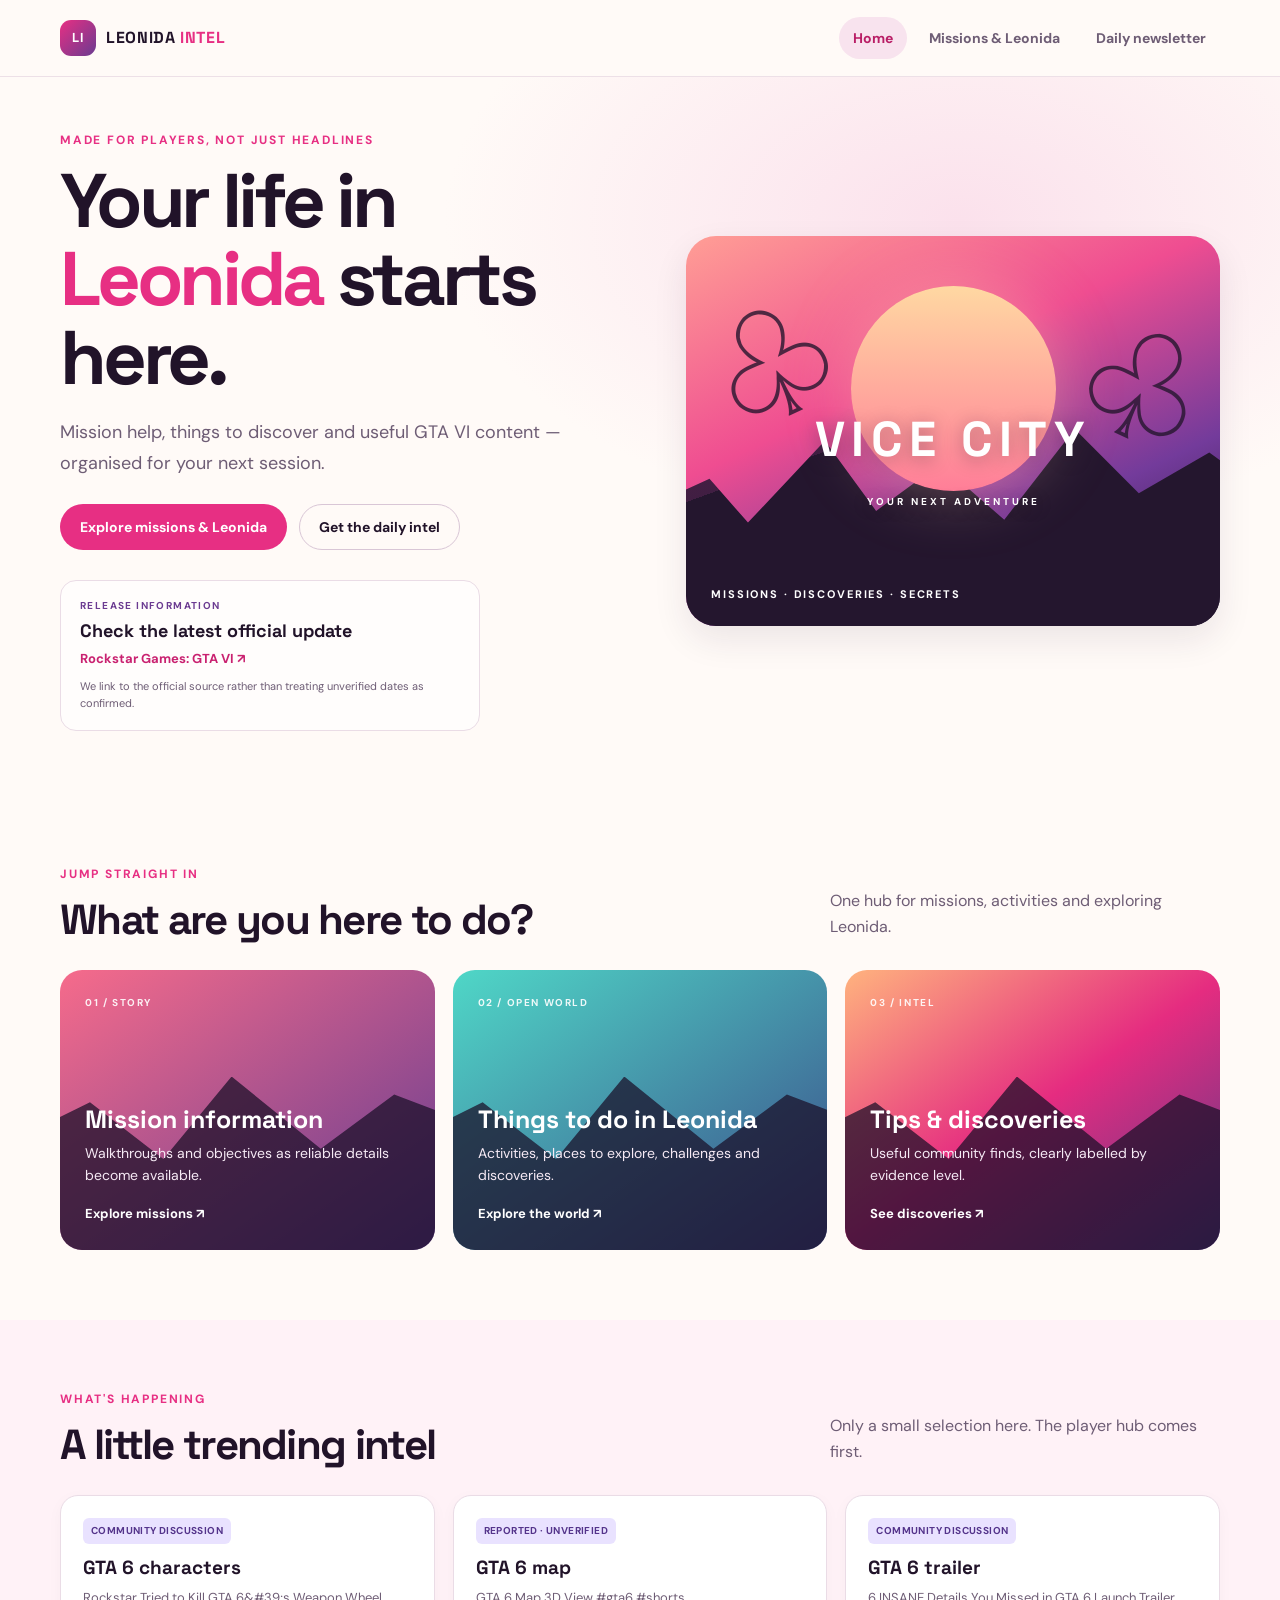
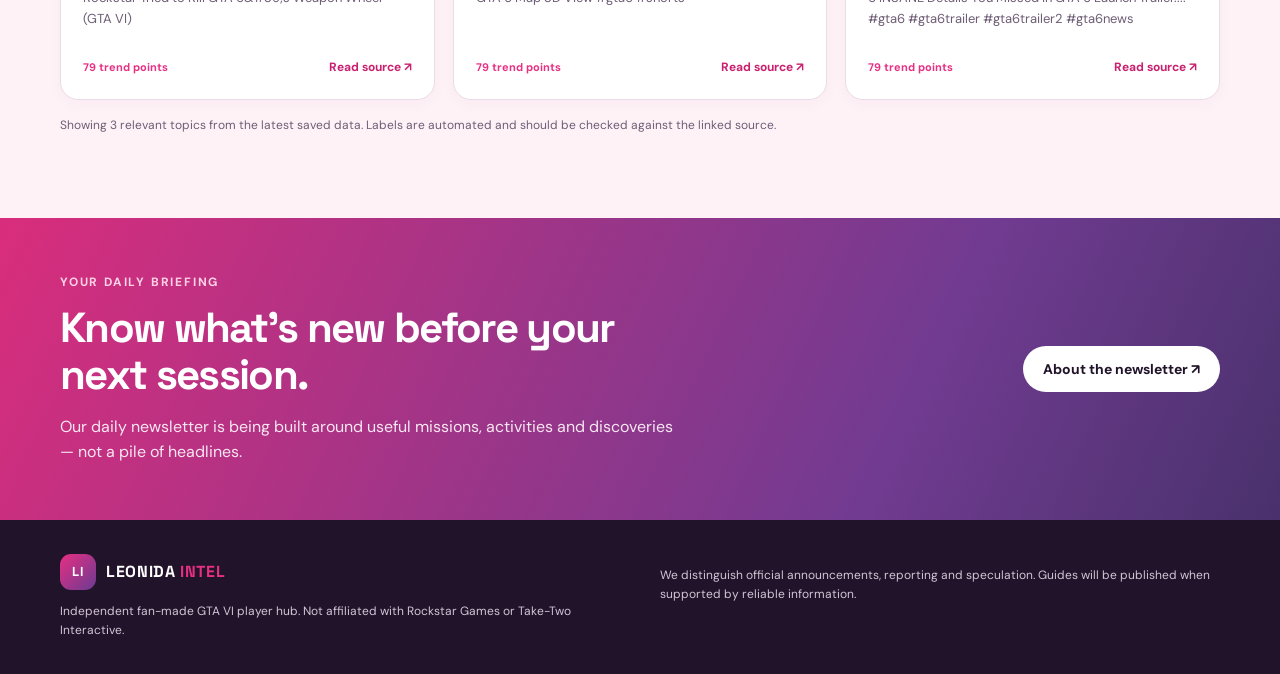
<file: index.html>
<!doctype html><html lang="en"><head><meta charset="utf-8"><meta name="viewport" content="width=device-width, initial-scale=1"><meta name="theme-color" content="#201124"><meta name="description" content="Leonida Intel: GTA VI missions, things to do in Leonida and a daily digest of useful player discoveries."><link rel="stylesheet" href="styles.css"><title>Your life in Leonida starts here | Leonida Intel</title></head><body><header class="site-header"><div class="wrap nav-wrap"><a class="brand" href="index.html" aria-label="Leonida Intel home"><span class="brand-mark">LI</span><span>LEONIDA <b>INTEL</b></span></a><nav id="site-nav" class="nav" aria-label="Main navigation"><a data-nav="home" href="index.html">Home</a><a data-nav="missions" href="missions.html">Missions &amp; Leonida</a><a data-nav="newsletter" href="newsletter.html">Daily newsletter</a></nav><button class="menu-toggle" type="button" aria-expanded="false" aria-controls="site-nav">Menu</button></div></header><main>
<section class="hero"><div class="wrap hero-grid"><div class="hero-copy"><p class="eyebrow">MADE FOR PLAYERS, NOT JUST HEADLINES</p><h1>Your life in <span>Leonida</span> starts here.</h1><p class="lead">Mission help, things to discover and useful GTA VI content — organised for your next session.</p><div class="button-row"><a class="button button-primary" href="missions.html">Explore missions &amp; Leonida</a><a class="button button-outline" href="newsletter.html">Get the daily intel</a></div><div class="release-panel"><span class="release-label">RELEASE INFORMATION</span><strong>Check the latest official update</strong><a href="https://www.rockstargames.com/VI" target="_blank" rel="noopener noreferrer">Rockstar Games: GTA VI ↗</a><small>We link to the official source rather than treating unverified dates as confirmed.</small></div></div><a class="hero-art" href="missions.html" aria-label="Explore missions and things to do in Leonida"><span class="art-sun"></span><span class="art-palm palm-one">♧</span><span class="art-palm palm-two">♧</span><span class="art-city">VICE CITY<br><small>YOUR NEXT ADVENTURE</small></span><span class="art-caption">MISSIONS · DISCOVERIES · SECRETS</span></a></div></section>
<section class="section"><div class="wrap"><div class="section-heading"><div><p class="eyebrow">JUMP STRAIGHT IN</p><h2>What are you here to do?</h2></div><p>One hub for missions, activities and exploring Leonida.</p></div><div class="feature-grid"><a class="feature-card feature-missions" href="missions.html#missions"><span class="feature-number">01 / STORY</span><h3>Mission information</h3><p>Walkthroughs and objectives as reliable details become available.</p><span class="feature-link">Explore missions ↗</span></a><a class="feature-card feature-world" href="missions.html#things-to-do"><span class="feature-number">02 / OPEN WORLD</span><h3>Things to do in Leonida</h3><p>Activities, places to explore, challenges and discoveries.</p><span class="feature-link">Explore the world ↗</span></a><a class="feature-card feature-secrets" href="missions.html#discoveries"><span class="feature-number">03 / INTEL</span><h3>Tips &amp; discoveries</h3><p>Useful community finds, clearly labelled by evidence level.</p><span class="feature-link">See discoveries ↗</span></a></div></div></section>
<section class="section trend-section"><div class="wrap"><div class="section-heading"><div><p class="eyebrow">WHAT'S HAPPENING</p><h2>A little trending intel</h2></div><p>Only a small selection here. The player hub comes first.</p></div><div class="trend-grid" id="home-trends"><article class="trend-card placeholder"><p>Loading the latest saved topics…</p></article></div><p class="data-note" id="trend-status" aria-live="polite">Checking the latest saved trend data.</p></div></section>
<section class="newsletter-band"><div class="wrap newsletter-band-inner"><div><p class="eyebrow">YOUR DAILY BRIEFING</p><h2>Know what’s new before your next session.</h2><p>Our daily newsletter is being built around useful missions, activities and discoveries — not a pile of headlines.</p></div><a class="button button-light" href="newsletter.html">About the newsletter ↗</a></div></section>
</main><footer class="footer"><div class="wrap footer-inner"><div><a class="brand footer-brand" href="index.html"><span class="brand-mark">LI</span><span>LEONIDA <b>INTEL</b></span></a><p>Independent fan-made GTA VI player hub. Not affiliated with Rockstar Games or Take-Two Interactive.</p></div><p class="footer-note">We distinguish official announcements, reporting and speculation. Guides will be published when supported by reliable information.</p></div></footer><script src="site.js" defer></script></body></html>
</file>
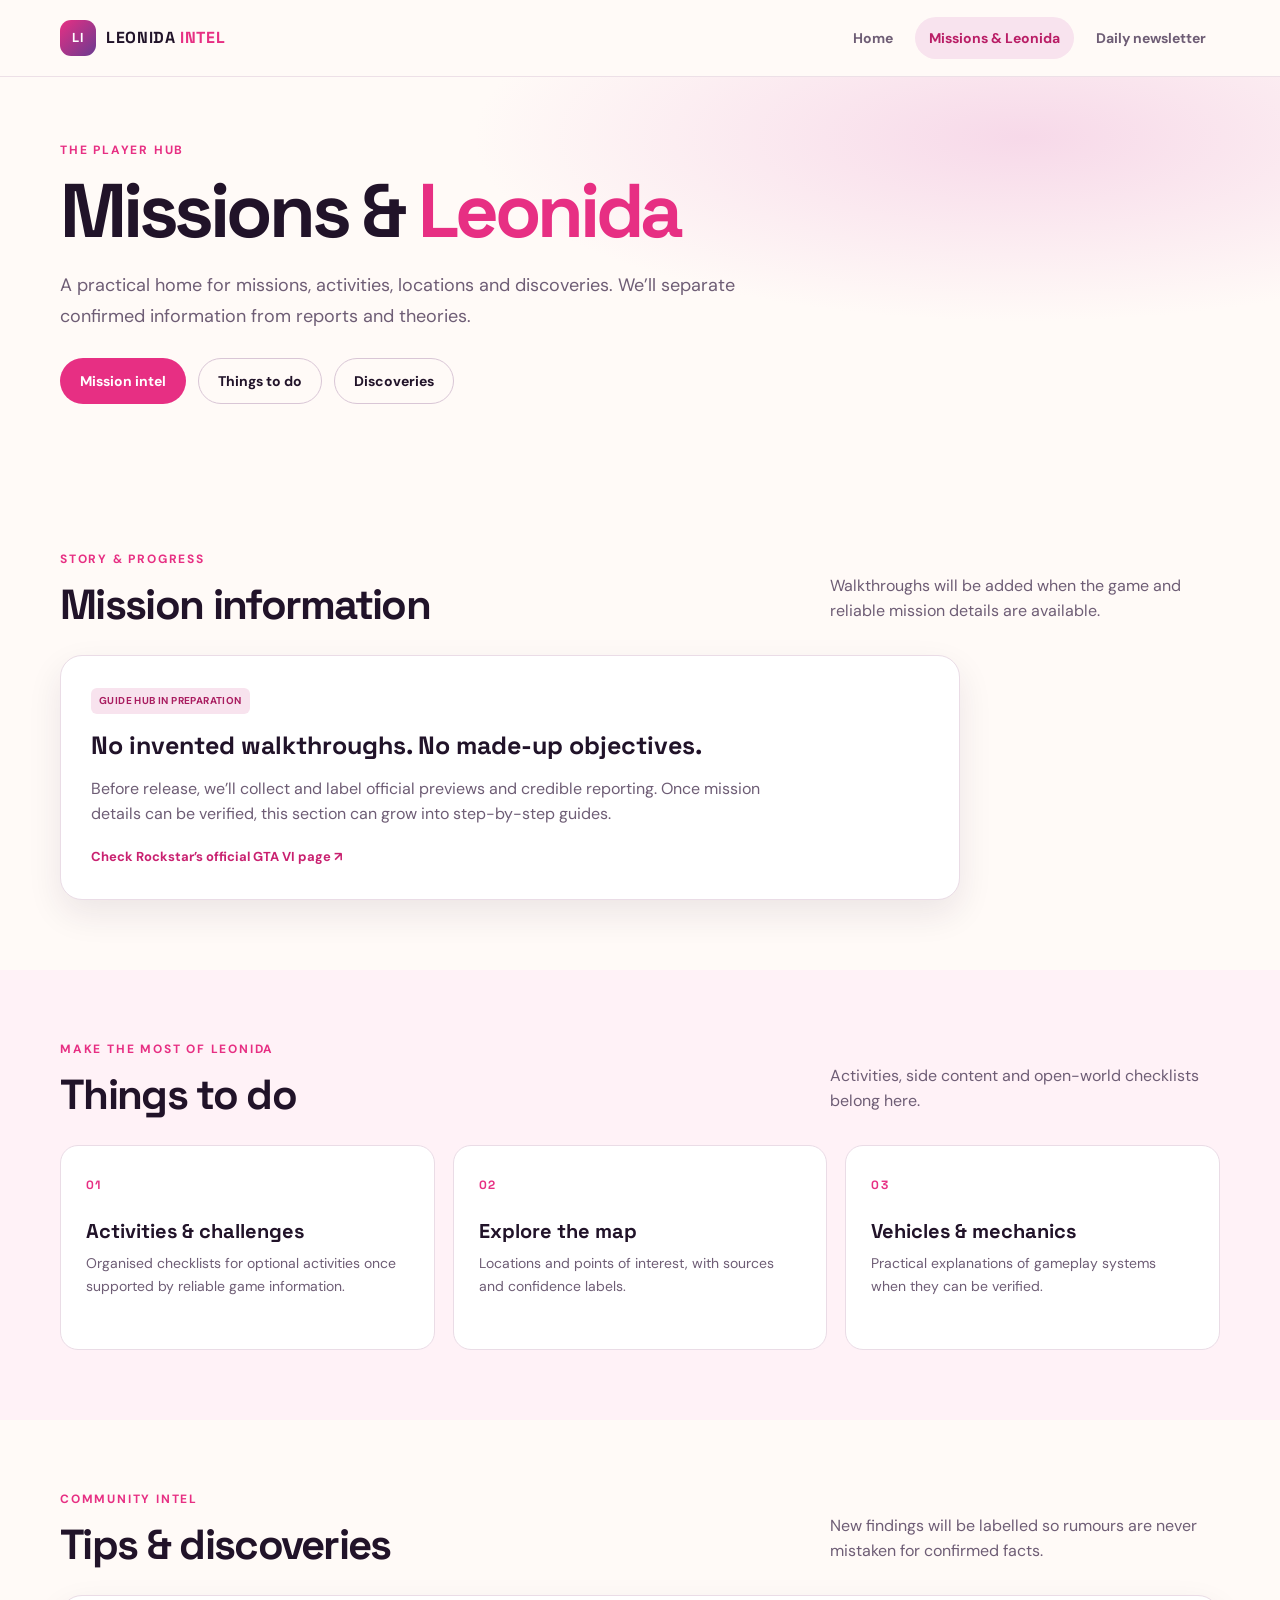
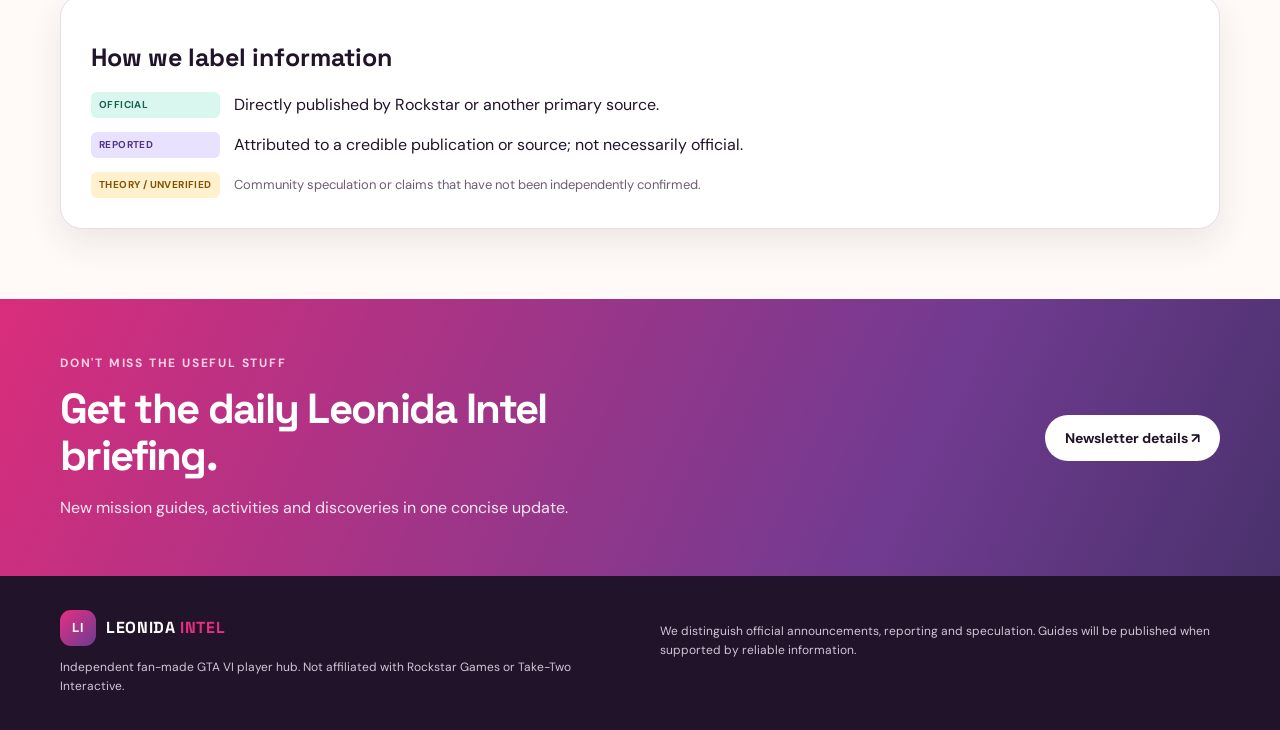
<file: missions.html>
<!doctype html><html lang="en"><head><meta charset="utf-8"><meta name="viewport" content="width=device-width, initial-scale=1"><meta name="theme-color" content="#201124"><meta name="description" content="Leonida Intel: GTA VI missions, things to do in Leonida and a daily digest of useful player discoveries."><link rel="stylesheet" href="styles.css"><title>Missions & Leonida | Leonida Intel</title></head><body><header class="site-header"><div class="wrap nav-wrap"><a class="brand" href="index.html" aria-label="Leonida Intel home"><span class="brand-mark">LI</span><span>LEONIDA <b>INTEL</b></span></a><nav id="site-nav" class="nav" aria-label="Main navigation"><a data-nav="home" href="index.html">Home</a><a data-nav="missions" href="missions.html">Missions &amp; Leonida</a><a data-nav="newsletter" href="newsletter.html">Daily newsletter</a></nav><button class="menu-toggle" type="button" aria-expanded="false" aria-controls="site-nav">Menu</button></div></header><main><section class="page-hero"><div class="wrap"><p class="eyebrow">THE PLAYER HUB</p><h1>Missions &amp; <span>Leonida</span></h1><p class="lead">A practical home for missions, activities, locations and discoveries. We’ll separate confirmed information from reports and theories.</p><div class="button-row"><a class="button button-primary" href="#missions">Mission intel</a><a class="button button-outline" href="#things-to-do">Things to do</a><a class="button button-outline" href="#discoveries">Discoveries</a></div></div></section>
<section class="section" id="missions"><div class="wrap"><div class="section-heading"><div><p class="eyebrow">STORY &amp; PROGRESS</p><h2>Mission information</h2></div><p>Walkthroughs will be added when the game and reliable mission details are available.</p></div><div class="notice-card"><span class="status-pill status-prep">GUIDE HUB IN PREPARATION</span><h3>No invented walkthroughs. No made-up objectives.</h3><p>Before release, we’ll collect and label official previews and credible reporting. Once mission details can be verified, this section can grow into step-by-step guides.</p><a class="text-link" href="https://www.rockstargames.com/VI" target="_blank" rel="noopener noreferrer">Check Rockstar’s official GTA VI page ↗</a></div></div></section>
<section class="section alt-section" id="things-to-do"><div class="wrap"><div class="section-heading"><div><p class="eyebrow">MAKE THE MOST OF LEONIDA</p><h2>Things to do</h2></div><p>Activities, side content and open-world checklists belong here.</p></div><div class="three-grid"><article class="info-card"><span class="card-index">01</span><h3>Activities &amp; challenges</h3><p>Organised checklists for optional activities once supported by reliable game information.</p></article><article class="info-card"><span class="card-index">02</span><h3>Explore the map</h3><p>Locations and points of interest, with sources and confidence labels.</p></article><article class="info-card"><span class="card-index">03</span><h3>Vehicles &amp; mechanics</h3><p>Practical explanations of gameplay systems when they can be verified.</p></article></div></div></section>
<section class="section" id="discoveries"><div class="wrap"><div class="section-heading"><div><p class="eyebrow">COMMUNITY INTEL</p><h2>Tips &amp; discoveries</h2></div><p>New findings will be labelled so rumours are never mistaken for confirmed facts.</p></div><div class="notice-card discovery-card"><h3>How we label information</h3><div class="label-list"><span class="status-pill status-official">Official</span><span>Directly published by Rockstar or another primary source.</span><span class="status-pill status-reported">Reported</span><span>Attributed to a credible publication or source; not necessarily official.</span><span class="status-pill status-theory">Theory / unverified</span><span>Community speculation or claims that have not been independently confirmed.</span></div></div></div></section>
<section class="newsletter-band"><div class="wrap newsletter-band-inner"><div><p class="eyebrow">DON'T MISS THE USEFUL STUFF</p><h2>Get the daily Leonida Intel briefing.</h2><p>New mission guides, activities and discoveries in one concise update.</p></div><a class="button button-light" href="newsletter.html">Newsletter details ↗</a></div></section></main><footer class="footer"><div class="wrap footer-inner"><div><a class="brand footer-brand" href="index.html"><span class="brand-mark">LI</span><span>LEONIDA <b>INTEL</b></span></a><p>Independent fan-made GTA VI player hub. Not affiliated with Rockstar Games or Take-Two Interactive.</p></div><p class="footer-note">We distinguish official announcements, reporting and speculation. Guides will be published when supported by reliable information.</p></div></footer><script src="site.js" defer></script></body></html>
</file>
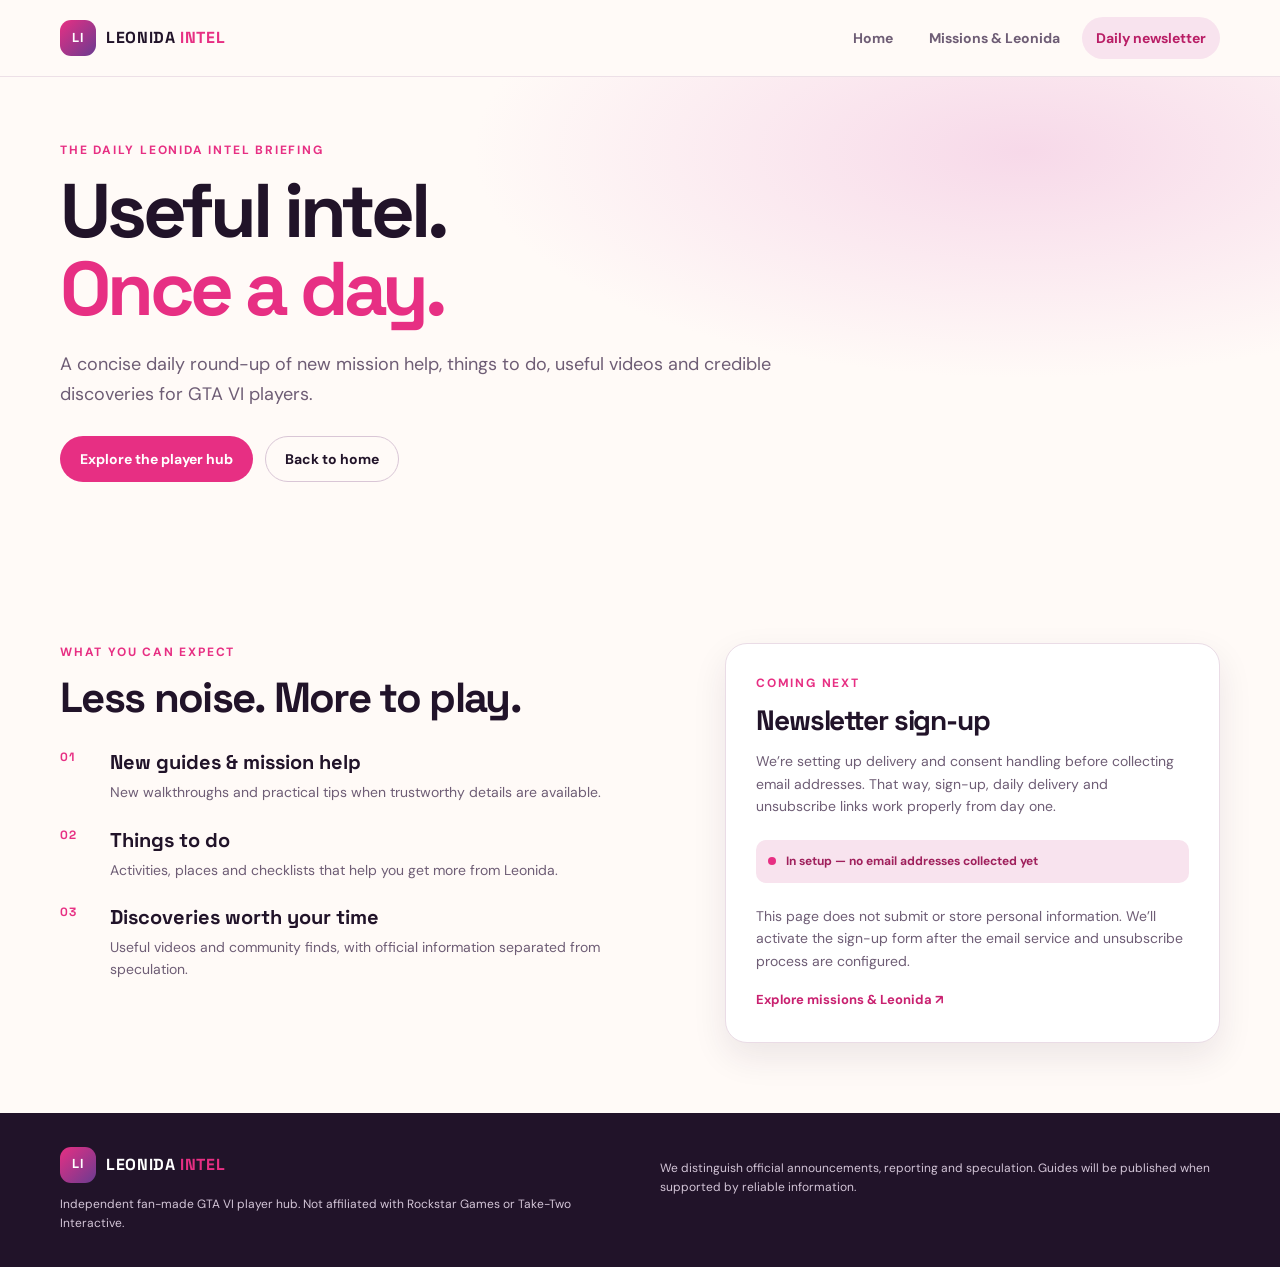
<file: newsletter.html>
<!doctype html><html lang="en"><head><meta charset="utf-8"><meta name="viewport" content="width=device-width, initial-scale=1"><meta name="theme-color" content="#201124"><meta name="description" content="Leonida Intel: GTA VI missions, things to do in Leonida and a daily digest of useful player discoveries."><link rel="stylesheet" href="styles.css"><title>Daily newsletter | Leonida Intel</title></head><body><header class="site-header"><div class="wrap nav-wrap"><a class="brand" href="index.html" aria-label="Leonida Intel home"><span class="brand-mark">LI</span><span>LEONIDA <b>INTEL</b></span></a><nav id="site-nav" class="nav" aria-label="Main navigation"><a data-nav="home" href="index.html">Home</a><a data-nav="missions" href="missions.html">Missions &amp; Leonida</a><a data-nav="newsletter" href="newsletter.html">Daily newsletter</a></nav><button class="menu-toggle" type="button" aria-expanded="false" aria-controls="site-nav">Menu</button></div></header><main><section class="page-hero newsletter-hero"><div class="wrap"><p class="eyebrow">THE DAILY LEONIDA INTEL BRIEFING</p><h1>Useful intel.<br><span>Once a day.</span></h1><p class="lead">A concise daily round-up of new mission help, things to do, useful videos and credible discoveries for GTA VI players.</p><div class="button-row"><a class="button button-primary" href="missions.html">Explore the player hub</a><a class="button button-outline" href="index.html">Back to home</a></div></div></section>
<section class="section"><div class="wrap newsletter-layout"><div><p class="eyebrow">WHAT YOU CAN EXPECT</p><h2>Less noise. More to play.</h2><div class="newsletter-points"><article><span>01</span><div><h3>New guides &amp; mission help</h3><p>New walkthroughs and practical tips when trustworthy details are available.</p></div></article><article><span>02</span><div><h3>Things to do</h3><p>Activities, places and checklists that help you get more from Leonida.</p></div></article><article><span>03</span><div><h3>Discoveries worth your time</h3><p>Useful videos and community finds, with official information separated from speculation.</p></div></article></div></div><aside class="signup-card"><p class="eyebrow">COMING NEXT</p><h2>Newsletter sign-up</h2><p>We’re setting up delivery and consent handling before collecting email addresses. That way, sign-up, daily delivery and unsubscribe links work properly from day one.</p><div class="setup-status"><span class="status-dot"></span><span>In setup — no email addresses collected yet</span></div><p class="small-note">This page does not submit or store personal information. We’ll activate the sign-up form after the email service and unsubscribe process are configured.</p><a class="text-link" href="missions.html">Explore missions &amp; Leonida ↗</a></aside></div></section></main><footer class="footer"><div class="wrap footer-inner"><div><a class="brand footer-brand" href="index.html"><span class="brand-mark">LI</span><span>LEONIDA <b>INTEL</b></span></a><p>Independent fan-made GTA VI player hub. Not affiliated with Rockstar Games or Take-Two Interactive.</p></div><p class="footer-note">We distinguish official announcements, reporting and speculation. Guides will be published when supported by reliable information.</p></div></footer><script src="site.js" defer></script></body></html>
</file>
<file: styles.css>
@import url('https://fonts.googleapis.com/css2?family=DM+Sans:wght@400;500;600;700&family=Space+Grotesk:wght@400;500;600;700&display=swap');
:root{--ink:#211329;--muted:#6e5d75;--paper:#fffaf7;--white:#fff;--pink:#e72f83;--coral:#ff6f79;--aqua:#67e4d4;--purple:#6b3b91;--line:#eadce6;--dark:#211329;--shadow:0 14px 35px rgba(48,22,51,.09);--radius:22px}*{box-sizing:border-box}html{scroll-behavior:smooth;scroll-padding-top:90px}body{margin:0;background:var(--paper);color:var(--ink);font-family:'DM Sans',Arial,sans-serif;line-height:1.6}a{color:inherit}img{max-width:100%;display:block}.wrap{width:min(1160px,calc(100% - 40px));margin-inline:auto}.site-header{position:sticky;top:0;z-index:20;background:rgba(255,250,247,.94);backdrop-filter:blur(14px);border-bottom:1px solid rgba(234,220,230,.85)}.nav-wrap{min-height:76px;display:flex;align-items:center;gap:28px}.brand{display:inline-flex;align-items:center;gap:10px;text-decoration:none;font-family:'Space Grotesk',sans-serif;font-weight:700;letter-spacing:.04em;white-space:nowrap}.brand b{color:var(--pink)}.brand-mark{width:36px;height:36px;display:grid;place-items:center;background:linear-gradient(135deg,var(--pink),var(--purple));color:white;border-radius:11px;font-size:13px}.nav{margin-left:auto;display:flex;align-items:center;gap:8px}.nav a{font-size:14px;font-weight:700;text-decoration:none;padding:10px 14px;border-radius:999px;color:var(--muted);transition:background .18s,color .18s}.nav a:hover,.nav a[aria-current=page]{background:#f8e3ee;color:#b91e66}.menu-toggle{display:none;border:1px solid var(--line);background:white;color:var(--ink);font:inherit;font-weight:700;padding:9px 14px;border-radius:999px;cursor:pointer}.hero{padding:54px 0 64px;background:radial-gradient(ellipse at 75% 20%,#fbe1ec 0,transparent 38%),var(--paper)}.hero-grid{display:grid;grid-template-columns:1fr .94fr;align-items:center;gap:58px}.eyebrow{font-size:12px;letter-spacing:.15em;font-weight:700;color:var(--pink);margin:0 0 12px}.hero h1,.page-hero h1{font:700 clamp(42px,6vw,76px)/1.03 'Space Grotesk',sans-serif;letter-spacing:-.055em;margin:0 0 20px}.hero h1 span,.page-hero h1 span{color:var(--pink)}.lead{font-size:18px;line-height:1.7;color:var(--muted);max-width:590px;margin:0 0 25px}.button-row{display:flex;gap:12px;flex-wrap:wrap;margin:26px 0}.button{min-height:46px;display:inline-flex;align-items:center;justify-content:center;gap:8px;padding:12px 19px;border-radius:999px;text-decoration:none;font:700 14px 'DM Sans',sans-serif;border:1px solid transparent;transition:transform .18s,box-shadow .18s,background .18s,color .18s;cursor:pointer}.button:hover{transform:translateY(-2px);box-shadow:0 8px 18px rgba(45,20,49,.14)}.button:focus-visible,.nav a:focus-visible,.text-link:focus-visible,.brand:focus-visible,.feature-card:focus-visible{outline:3px solid var(--aqua);outline-offset:3px}.button-primary{background:var(--pink);color:white}.button-primary:hover{background:#c92170}.button-outline{background:transparent;color:var(--ink);border-color:#d9c6d6}.button-outline:hover{background:white;border-color:var(--pink)}.button-light{background:white;color:var(--ink)}.button-light:hover{background:#ffe9f2}.release-panel{margin-top:30px;padding:17px 19px;border:1px solid var(--line);border-radius:16px;background:rgba(255,255,255,.7);display:grid;gap:3px;max-width:420px}.release-label{font-size:10px;letter-spacing:.14em;font-weight:700;color:var(--purple)}.release-panel strong{font-family:'Space Grotesk',sans-serif;font-size:18px}.release-panel a,.text-link{font-size:13px;font-weight:700;color:#c92170;text-decoration:none}.release-panel small{font-size:11px;color:var(--muted);margin-top:5px}.hero-art{position:relative;min-height:390px;border-radius:30px;overflow:hidden;text-decoration:none;isolation:isolate;background:linear-gradient(155deg,#ff9e95 0%,#ef4d91 38%,#733b9b 70%,#231532 100%);box-shadow:var(--shadow)}.hero-art:before{content:"";position:absolute;inset:45% -10% -20%;background:linear-gradient(160deg,transparent 0 18%,rgba(25,19,47,.8) 18% 21%,#24162e 21%);clip-path:polygon(0 35%,12% 23%,18% 38%,30% 10%,38% 34%,48% 18%,58% 37%,69% 6%,79% 28%,90% 14%,100% 30%,100% 100%,0 100%);z-index:-1}.art-sun{position:absolute;width:205px;height:205px;border-radius:50%;background:linear-gradient(#ffd8a2,#ff7e98);top:50px;left:calc(50% - 102px);box-shadow:0 0 65px rgba(255,213,174,.35)}.art-city{position:absolute;left:0;right:0;top:46%;text-align:center;color:white;font:700 clamp(30px,4vw,49px)/1 'Space Grotesk',sans-serif;letter-spacing:.13em;text-shadow:0 3px 18px rgba(26,14,39,.35)}.art-city small{display:inline-block;font:700 10px 'DM Sans',sans-serif;letter-spacing:.3em;margin-top:12px}.art-caption{position:absolute;bottom:22px;left:25px;right:25px;color:#fff;font-size:11px;font-weight:700;letter-spacing:.17em}.art-palm{position:absolute;color:#25162e;font-size:150px;line-height:1;opacity:.8}.palm-one{left:4%;top:14%;transform:rotate(-25deg)}.palm-two{right:2%;top:20%;transform:rotate(25deg)}.section{padding:70px 0}.section-heading{display:flex;align-items:end;justify-content:space-between;gap:24px;margin-bottom:27px}.section-heading h2,.newsletter-band h2,.newsletter-layout h2{font:700 clamp(29px,4vw,42px)/1.12 'Space Grotesk',sans-serif;letter-spacing:-.04em;margin:0}.section-heading>p{max-width:390px;color:var(--muted);margin:0 0 4px}.feature-grid{display:grid;grid-template-columns:repeat(3,1fr);gap:18px}.feature-card{position:relative;min-height:280px;border-radius:var(--radius);padding:25px;overflow:hidden;display:flex;flex-direction:column;align-items:flex-start;text-decoration:none;color:white;isolation:isolate;transition:transform .2s,box-shadow .2s}.feature-card:hover{transform:translateY(-4px);box-shadow:var(--shadow)}.feature-card:before{content:"";position:absolute;inset:0;z-index:-2;background:linear-gradient(145deg,#f66b8b,#633c91)}.feature-card:after{content:"";position:absolute;inset:38% -20% -30%;z-index:-1;background:rgba(25,14,40,.72);clip-path:polygon(0 30%,20% 10%,34% 32%,47% 0,64% 28%,78% 7%,100% 24%,100% 100%,0 100%)}.feature-world:before{background:linear-gradient(145deg,#4fd7c7,#3b4a89)}.feature-secrets:before{background:linear-gradient(145deg,#ffb37e,#e52c80 50%,#573a86)}.feature-number{font-size:10px;letter-spacing:.16em;font-weight:700;opacity:.9}.feature-card h3{font:700 25px/1.15 'Space Grotesk',sans-serif;margin:auto 0 8px}.feature-card p{font-size:14px;color:#f6eaf5;max-width:310px;margin:0 0 18px}.feature-link{font-size:13px;font-weight:700}.trend-section{background:#fff2f7}.trend-grid{display:grid;grid-template-columns:repeat(3,minmax(0,1fr));gap:18px;align-items:stretch}.trend-card{background:white;border:1px solid var(--line);border-radius:18px;padding:22px;min-width:0;display:flex;flex-direction:column;min-height:205px;box-shadow:0 4px 16px rgba(48,22,51,.03)}.trend-card h3{font:700 19px/1.25 'Space Grotesk',sans-serif;margin:12px 0 8px;overflow-wrap:anywhere}.trend-card p{font-size:13px;color:var(--muted);margin:0 0 16px;overflow-wrap:anywhere}.trend-card .card-bottom{margin-top:auto;display:flex;align-items:center;justify-content:space-between;gap:10px}.trend-card .rank{font-size:11px;color:var(--pink);font-weight:700}.trend-card a{font-size:12px;color:#c92170;font-weight:700;text-decoration:none}.status-pill{display:inline-flex;align-self:flex-start;border-radius:6px;padding:5px 8px;font-size:10px;font-weight:700;letter-spacing:.04em;text-transform:uppercase}.status-official{background:#d9f7ee;color:#17644f}.status-reported{background:#e9e2ff;color:#54348b}.status-theory{background:#fff0ce;color:#865100}.status-prep{background:#f8e3ee;color:#a91d60}.data-note,.small-note{font-size:12px;color:var(--muted);margin-top:16px}.newsletter-band{padding:55px 0;background:linear-gradient(115deg,#d92d7c,#713b91 70%,#49316c);color:white}.newsletter-band .eyebrow{color:#ffd2e5}.newsletter-band-inner{display:flex;align-items:center;justify-content:space-between;gap:30px}.newsletter-band h2{max-width:650px}.newsletter-band p:not(.eyebrow){max-width:620px;color:#f7e7f1;margin-bottom:0}.footer{background:var(--dark);color:white;padding:34px 0}.footer-inner{display:flex;align-items:start;justify-content:space-between;gap:50px}.footer-brand{color:white}.footer-inner p{font-size:12px;color:#d3c5d7;max-width:560px;margin:12px 0 0}.footer-note{max-width:330px}.page-hero{padding:64px 0 50px;background:radial-gradient(ellipse at 80% 15%,#f7d9e9,transparent 38%),var(--paper)}.page-hero h1{max-width:850px}.page-hero .lead{max-width:750px}.alt-section{background:#fff2f7}.notice-card{padding:30px;border:1px solid var(--line);border-radius:var(--radius);background:white;box-shadow:var(--shadow);max-width:900px}.notice-card h3{font:700 25px/1.2 'Space Grotesk',sans-serif;margin:16px 0 8px}.notice-card p{color:var(--muted);max-width:720px}.three-grid{display:grid;grid-template-columns:repeat(3,1fr);gap:18px}.info-card{padding:25px;border:1px solid var(--line);background:white;border-radius:18px;min-height:205px}.card-index,.newsletter-points article>span{font:700 12px 'Space Grotesk',sans-serif;color:var(--pink);letter-spacing:.1em}.info-card h3,.newsletter-points h3{font:700 20px 'Space Grotesk',sans-serif;margin:22px 0 8px}.info-card p,.newsletter-points p{font-size:14px;color:var(--muted);margin:0}.discovery-card{max-width:none}.label-list{display:grid;grid-template-columns:max-content 1fr;align-items:center;gap:14px;margin-top:20px}.label-list>span:last-child{color:var(--muted);font-size:13px}.newsletter-layout{display:grid;grid-template-columns:1.1fr .9fr;gap:60px;align-items:start}.newsletter-points{margin-top:28px;display:grid;gap:23px}.newsletter-points article{display:grid;grid-template-columns:38px 1fr;gap:12px}.newsletter-points h3{margin:0 0 6px}.signup-card{padding:30px;border:1px solid var(--line);border-radius:var(--radius);background:white;box-shadow:var(--shadow)}.signup-card h2{font-size:28px;margin-bottom:14px}.signup-card>p:not(.eyebrow){color:var(--muted);font-size:14px}.setup-status{display:flex;align-items:center;gap:10px;background:#f8e3ee;border-radius:10px;padding:12px;font-size:12px;font-weight:700;color:#9f205c;margin:22px 0}.status-dot{width:8px;height:8px;background:var(--pink);border-radius:50%;flex:none}.newsletter-hero{padding-bottom:65px}
@media(max-width:850px){.nav-wrap{gap:12px}.nav{gap:0}.nav a{padding:9px 10px;font-size:12px}.hero-grid{gap:30px}.hero-art{min-height:330px}.feature-grid,.trend-grid,.three-grid{grid-template-columns:repeat(2,minmax(0,1fr))}.newsletter-layout{gap:30px}}@media(max-width:650px){.wrap{width:min(100% - 30px,1160px)}.nav-wrap{min-height:68px;flex-wrap:wrap;justify-content:space-between;padding:12px 0}.menu-toggle{display:inline-flex}.nav{display:none;order:3;width:100%;margin:0;padding:8px 0 4px;flex-direction:column;align-items:stretch}.nav.is-open{display:flex}.nav a{padding:12px 14px;font-size:14px}.hero{padding:35px 0 45px}.hero-grid{grid-template-columns:1fr;gap:28px}.hero h1,.page-hero h1{font-size:clamp(42px,12vw,62px)}.hero-art{min-height:300px}.release-panel{max-width:none}.section{padding:50px 0}.section-heading{align-items:flex-start;flex-direction:column;gap:10px}.feature-grid,.trend-grid,.three-grid{grid-template-columns:1fr}.feature-card{min-height:230px}.trend-card{min-height:170px}.newsletter-band-inner,.footer-inner{flex-direction:column;align-items:flex-start;gap:22px}.page-hero{padding:45px 0 32px}.newsletter-layout{grid-template-columns:1fr;gap:35px}.notice-card,.signup-card{padding:22px}.label-list{grid-template-columns:1fr;gap:8px}.label-list>span:not(.status-pill){margin-bottom:8px}.button-row{gap:9px}.button{width:auto;max-width:100%}}@media(prefers-reduced-motion:reduce){*,*::before,*::after{scroll-behavior:auto!important;transition:none!important}}
</file>
